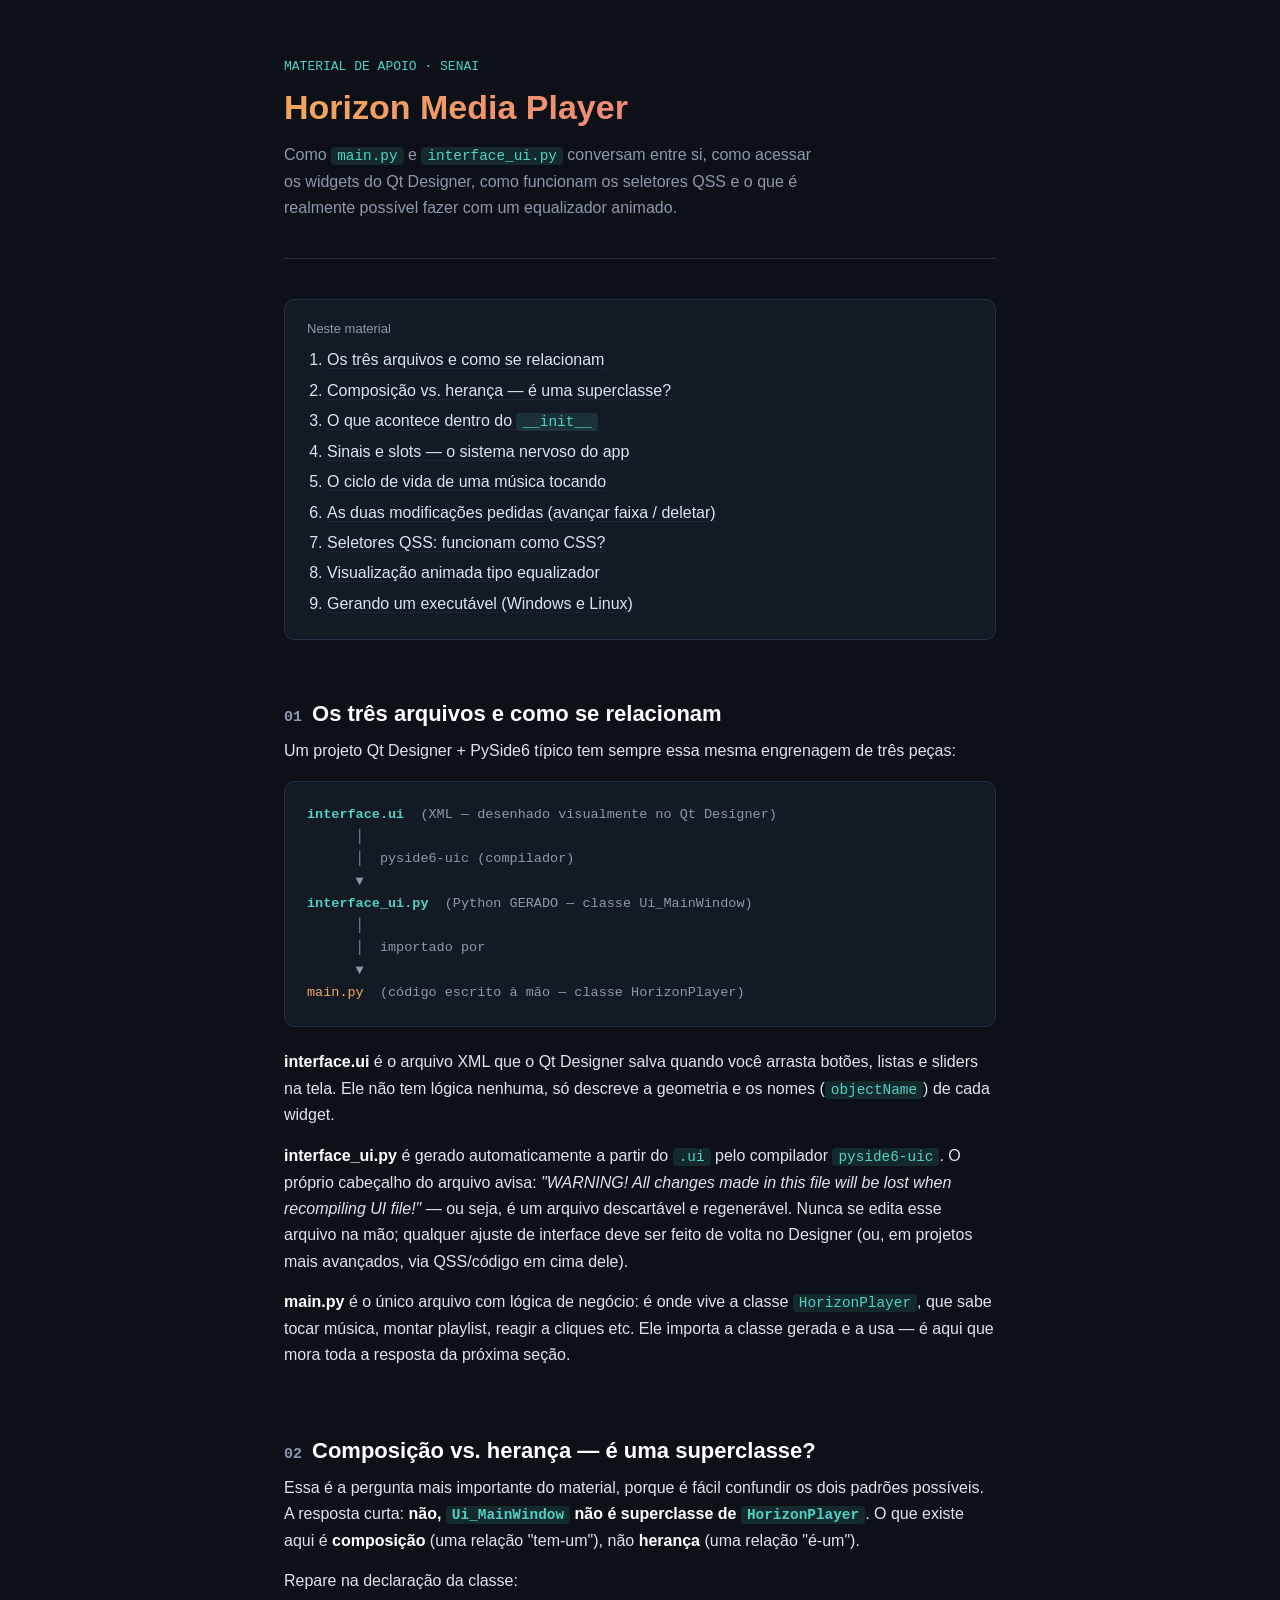
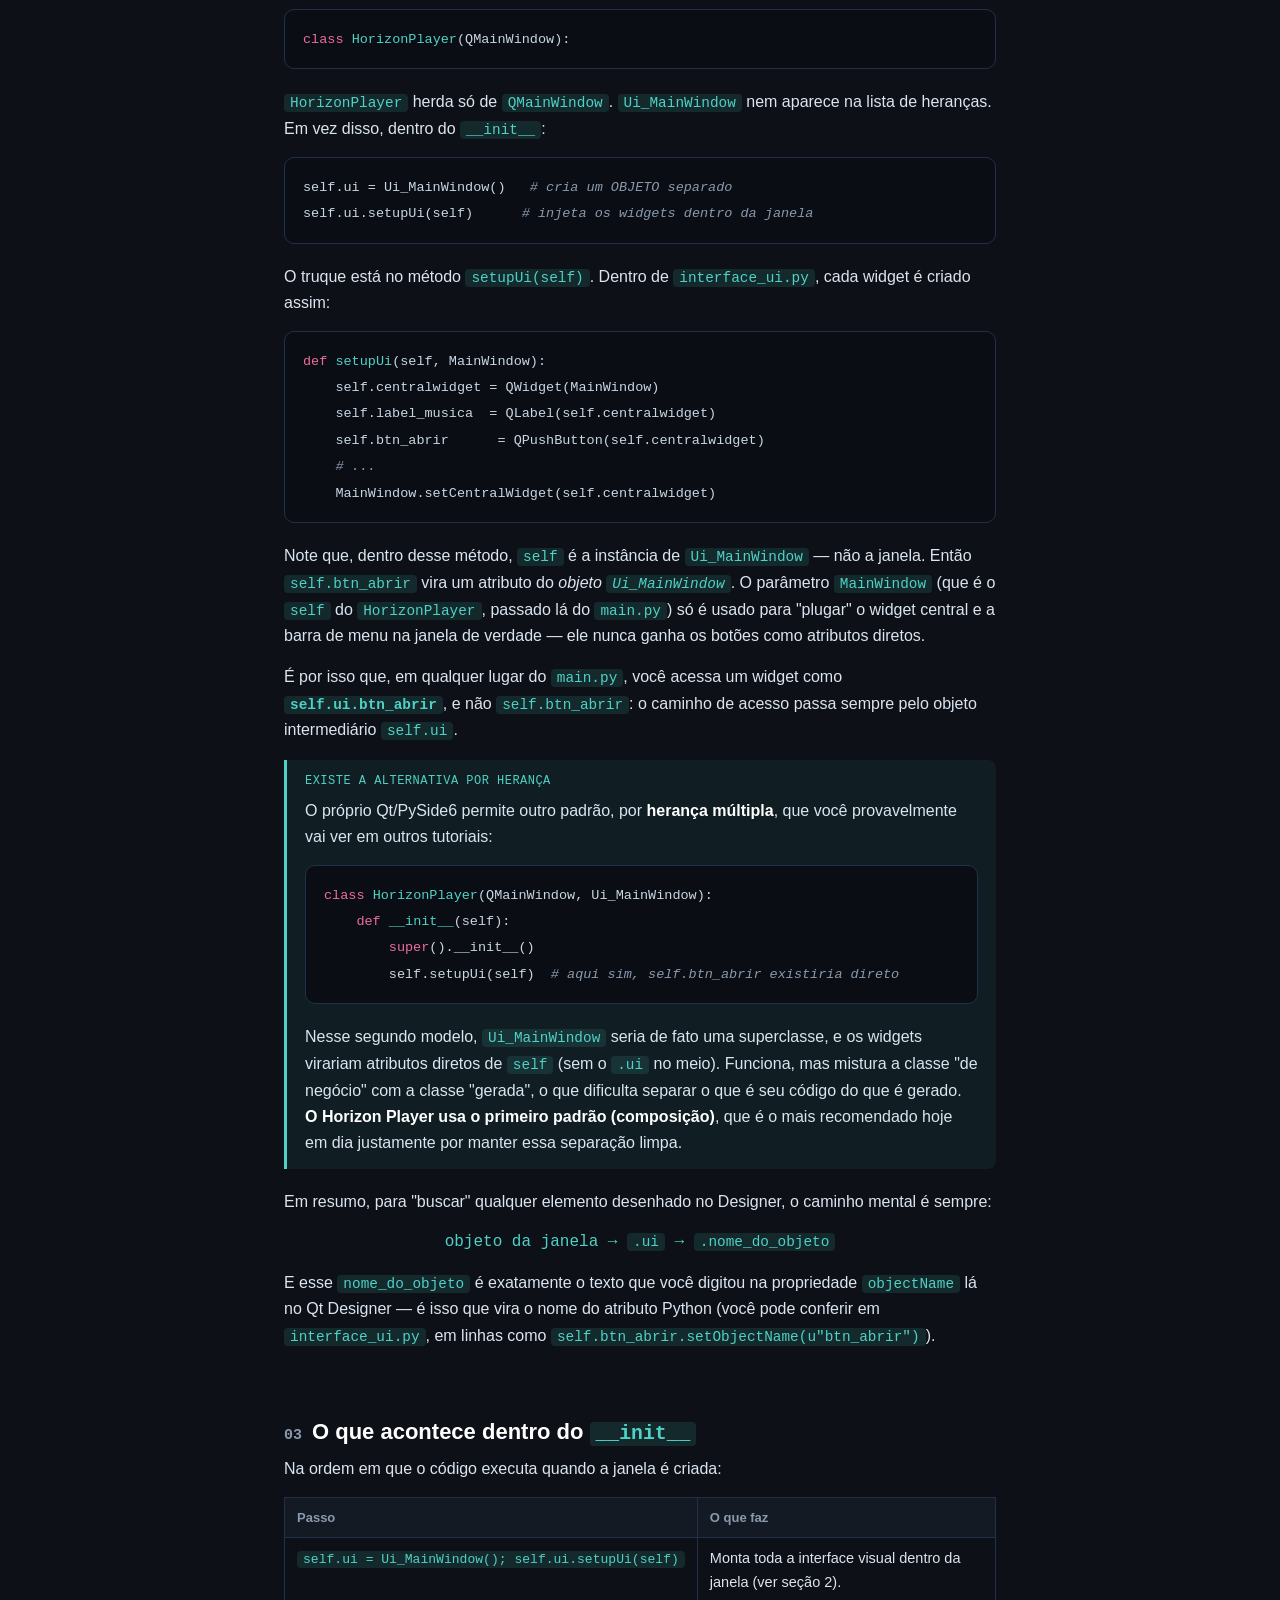
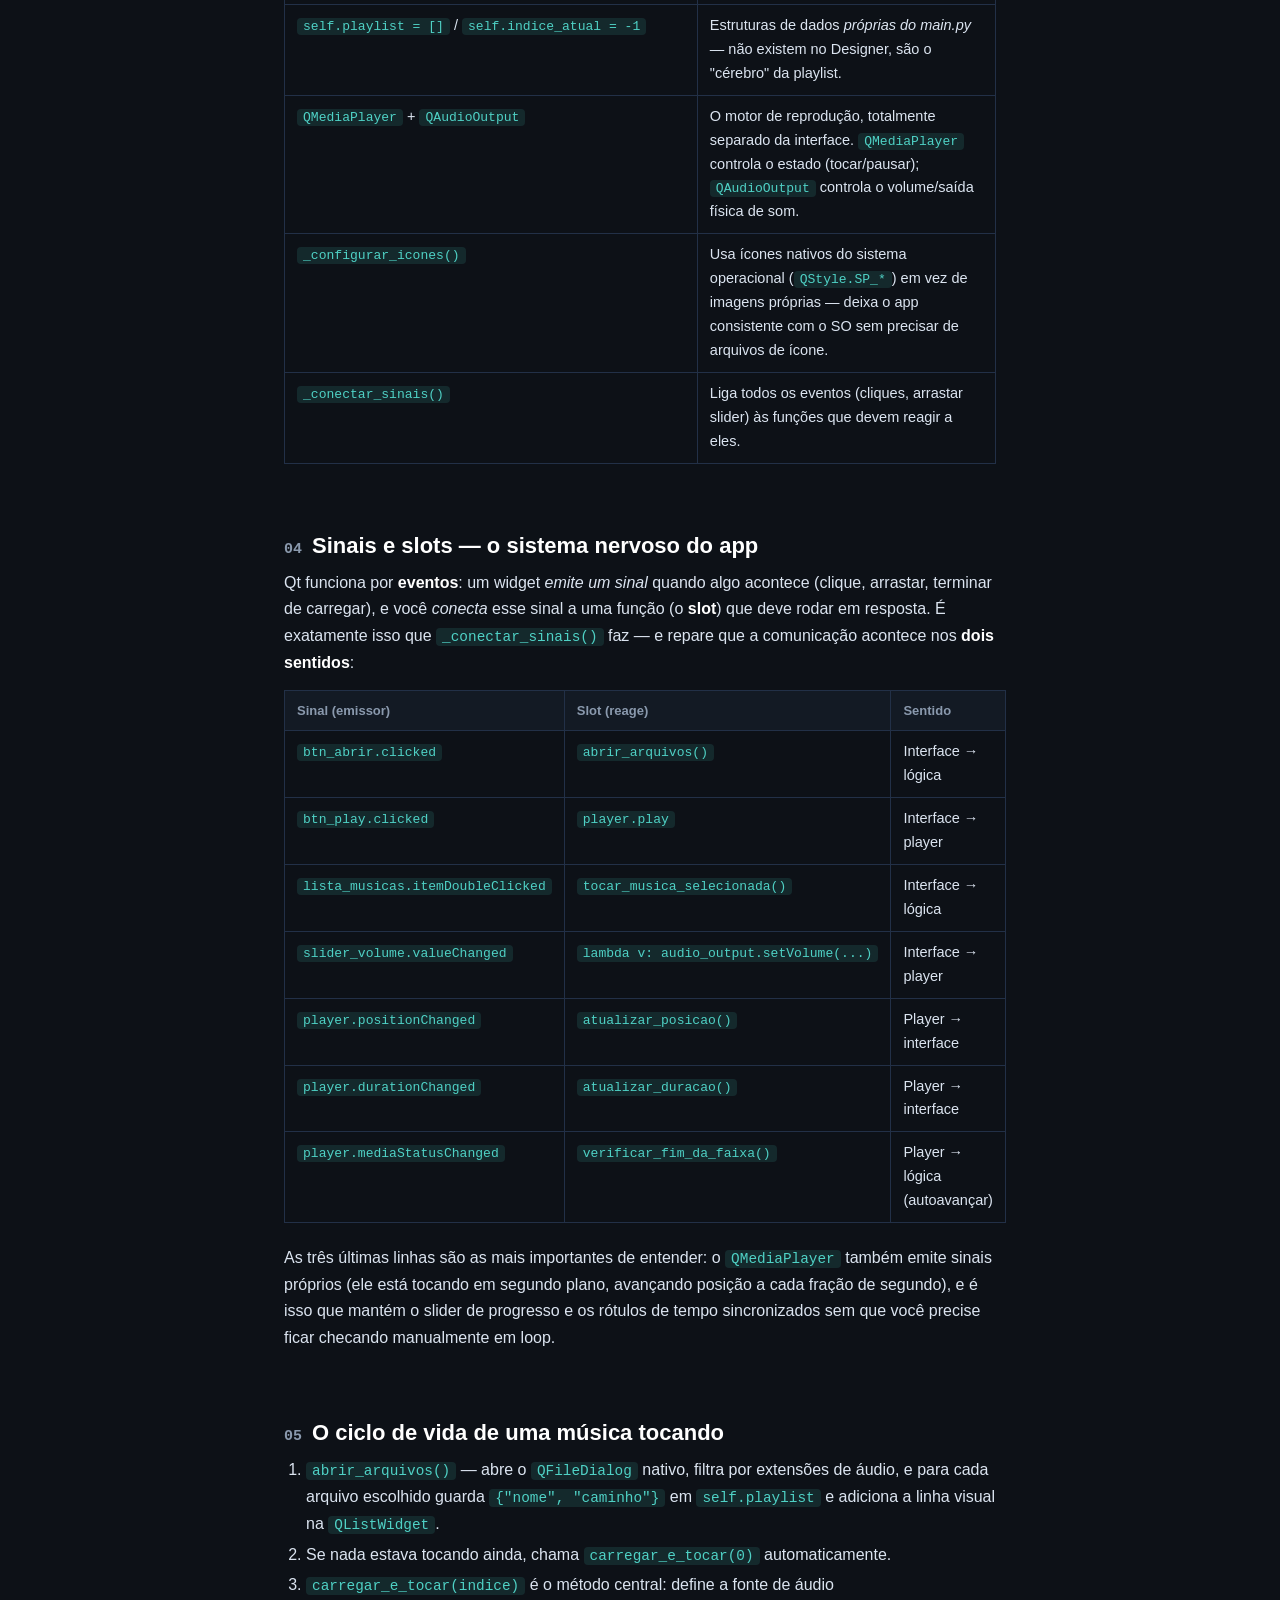
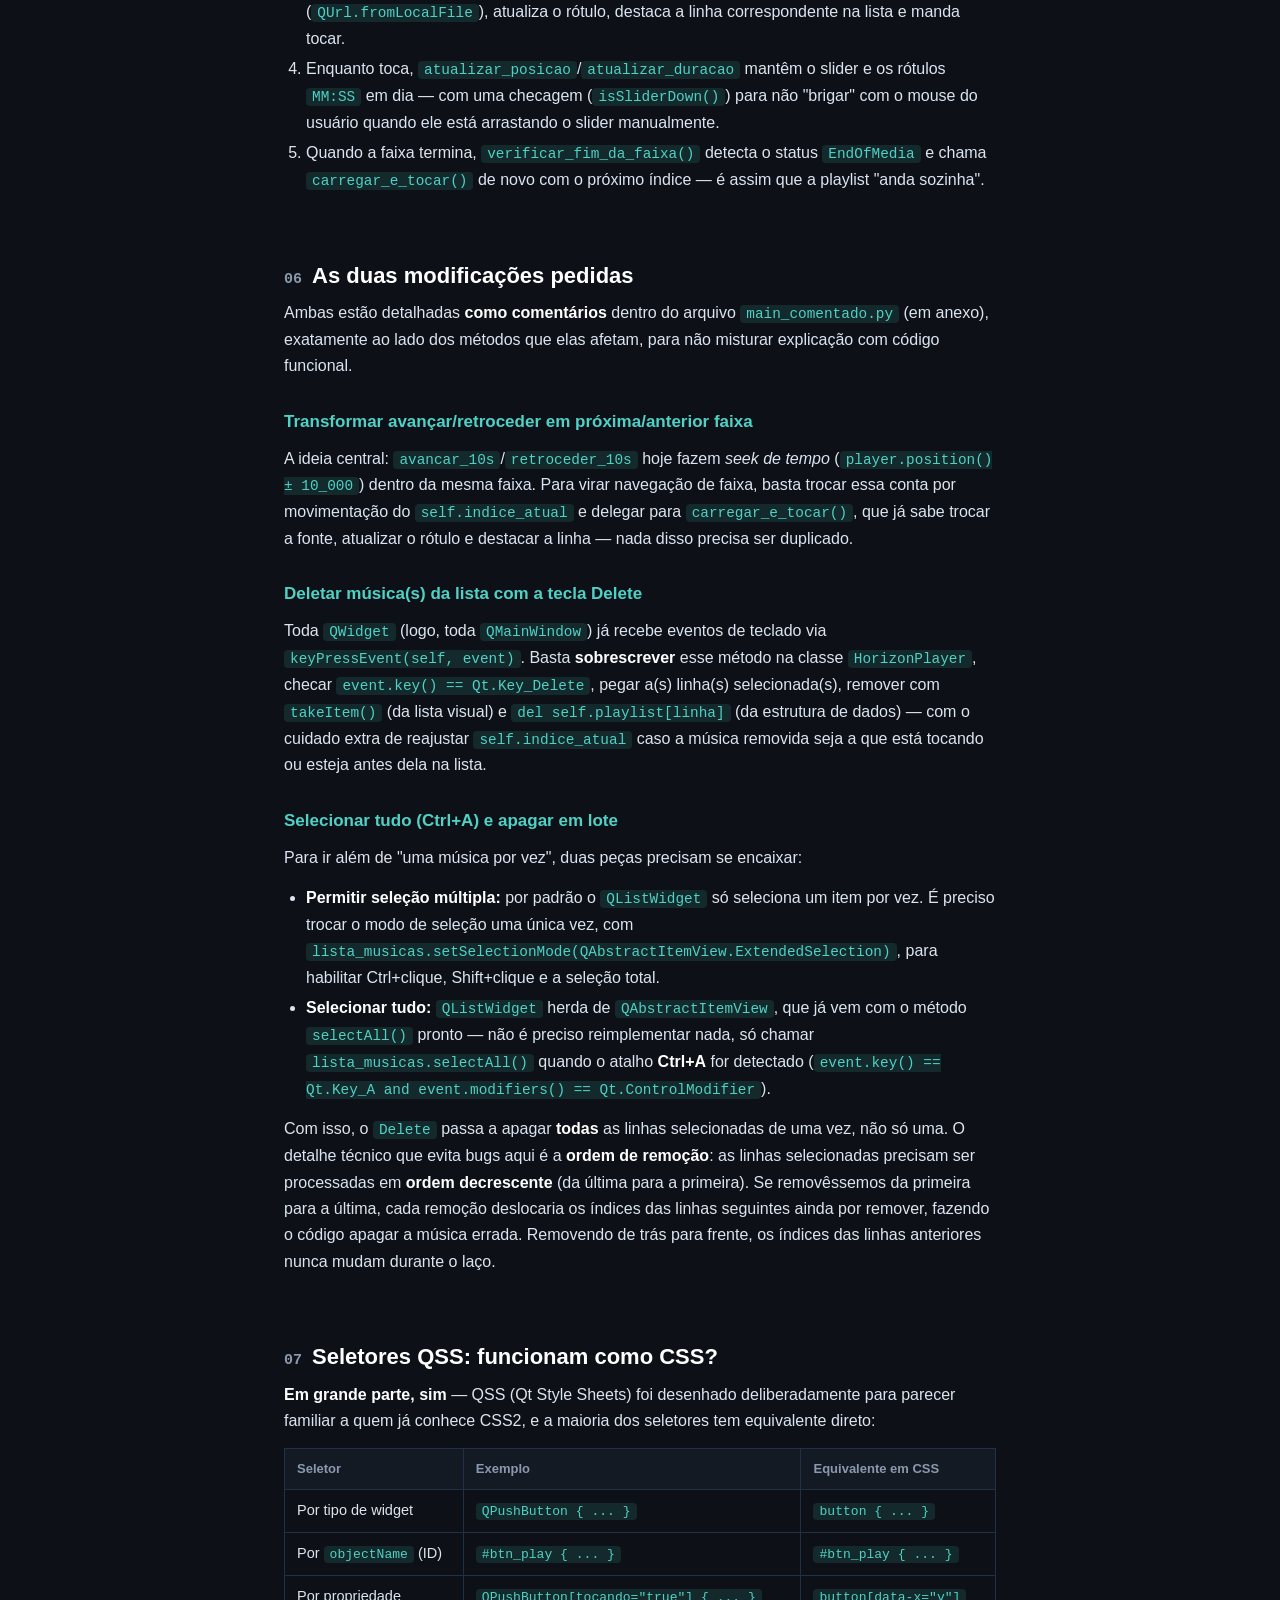
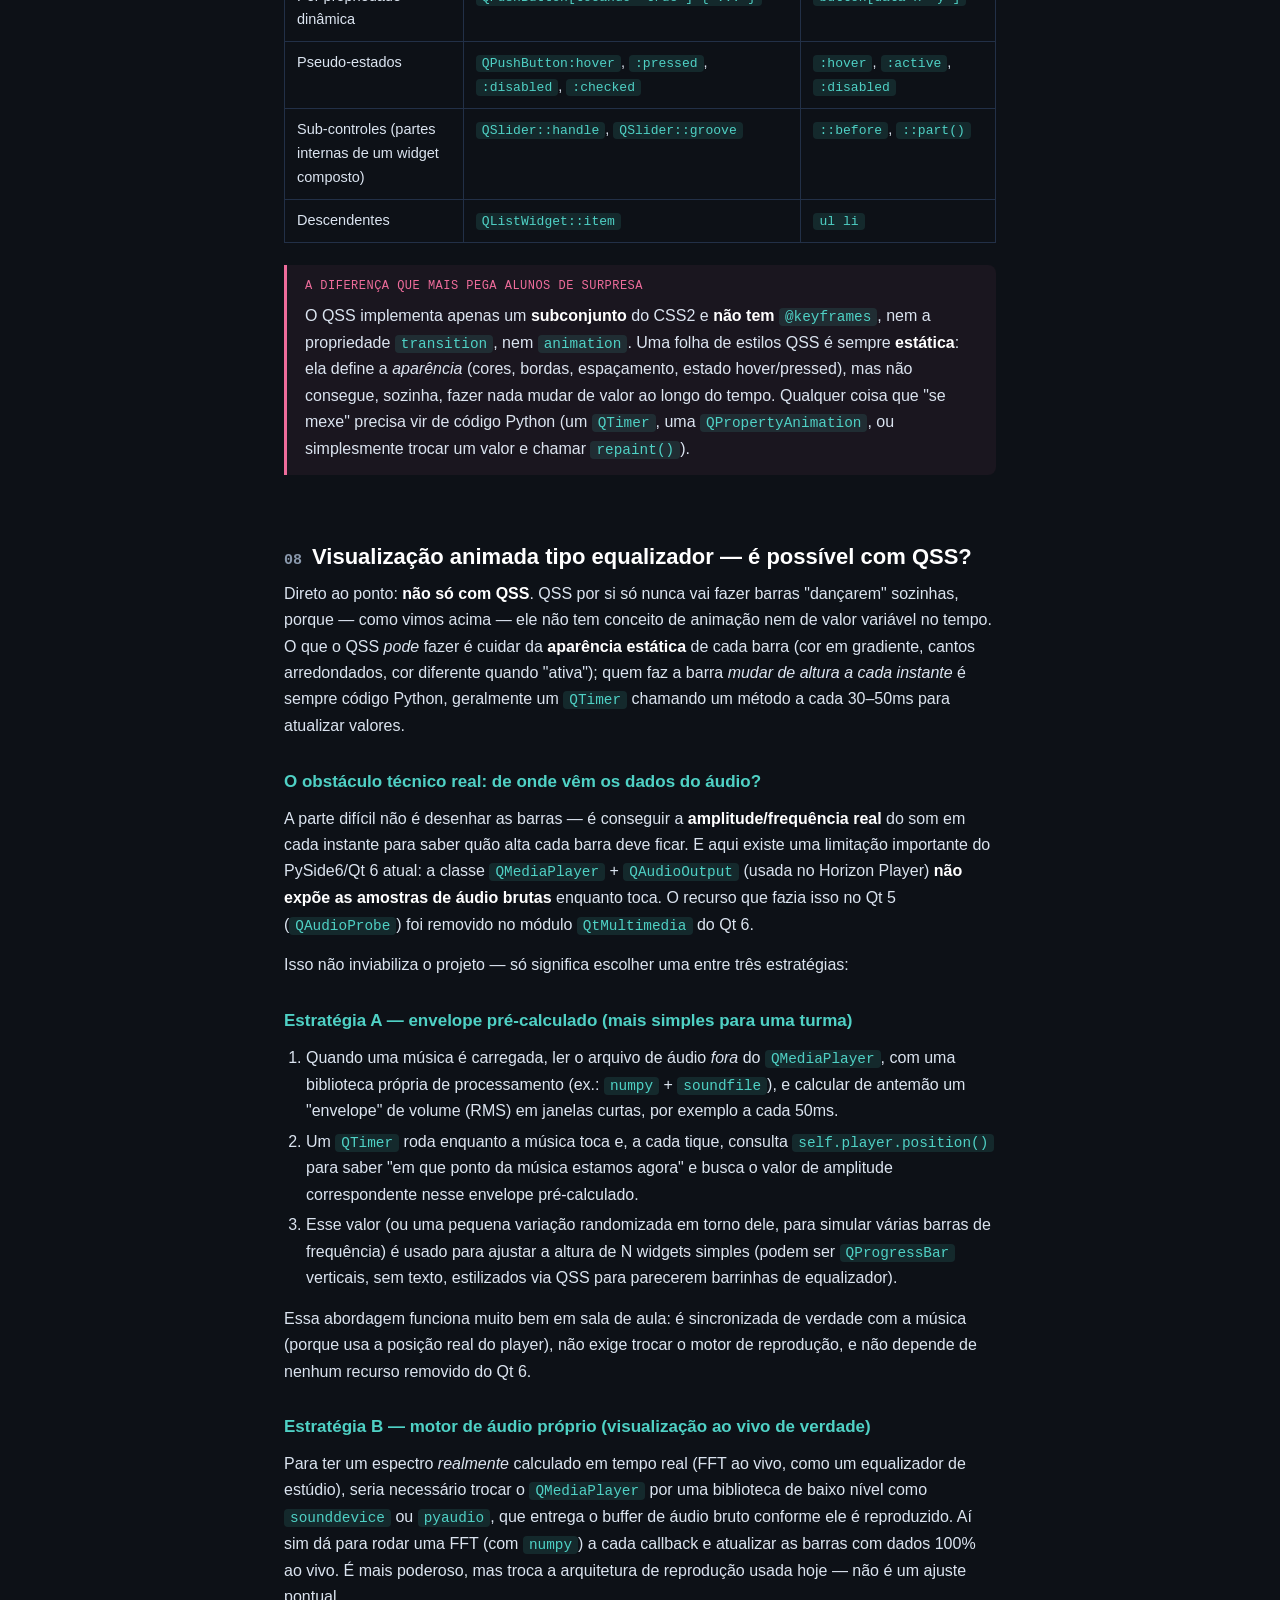
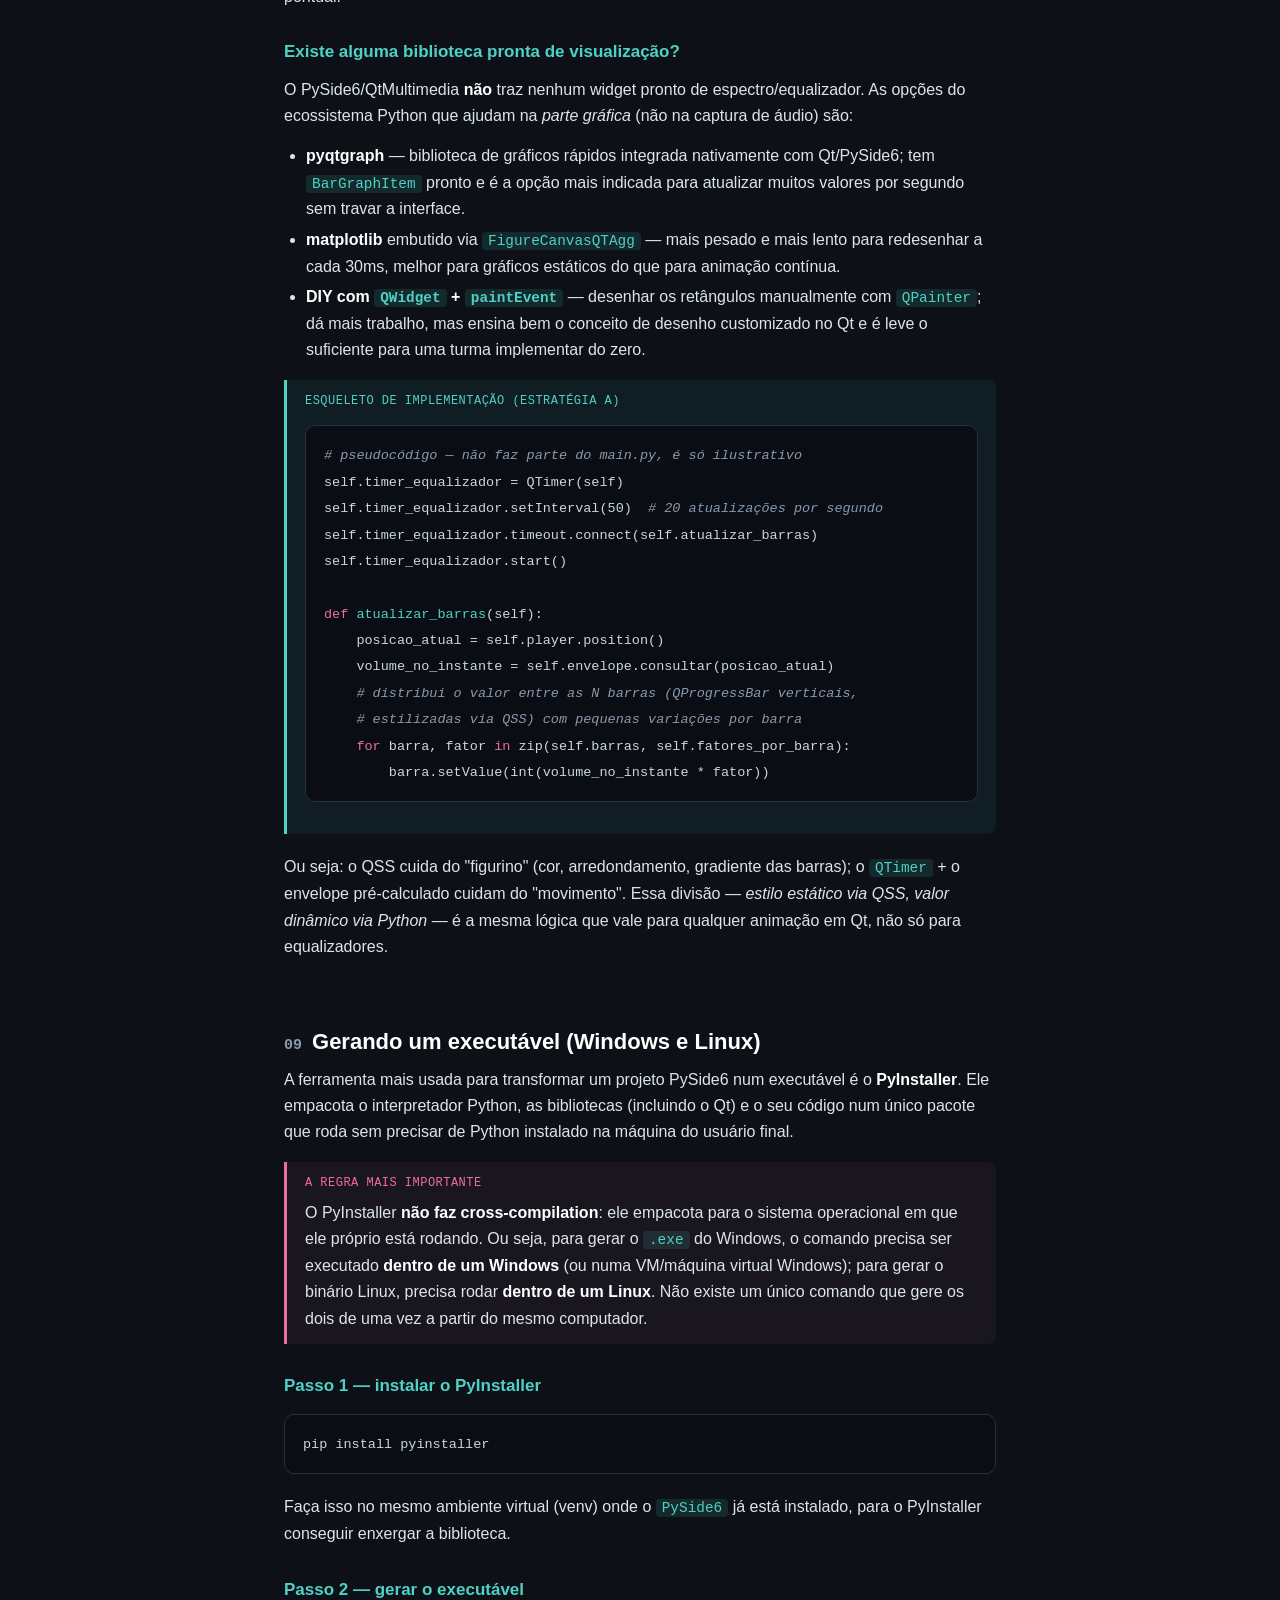
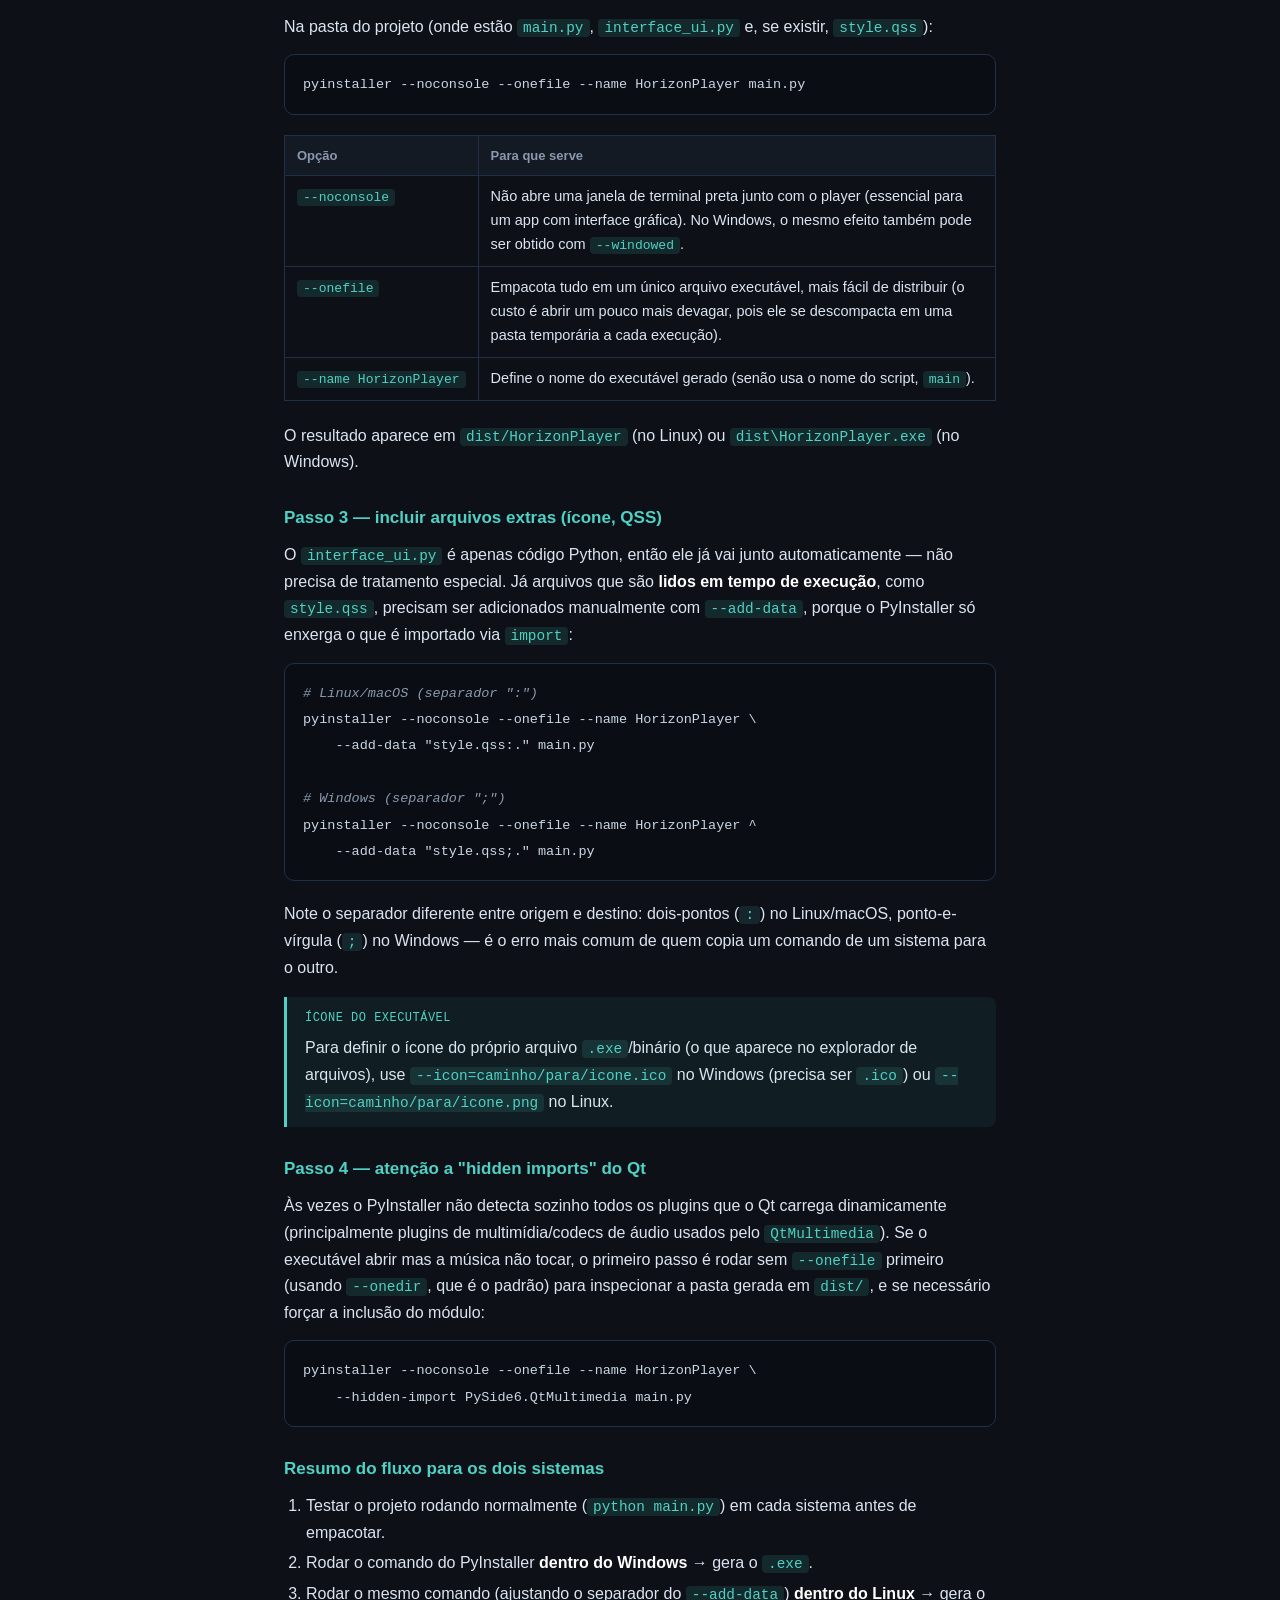
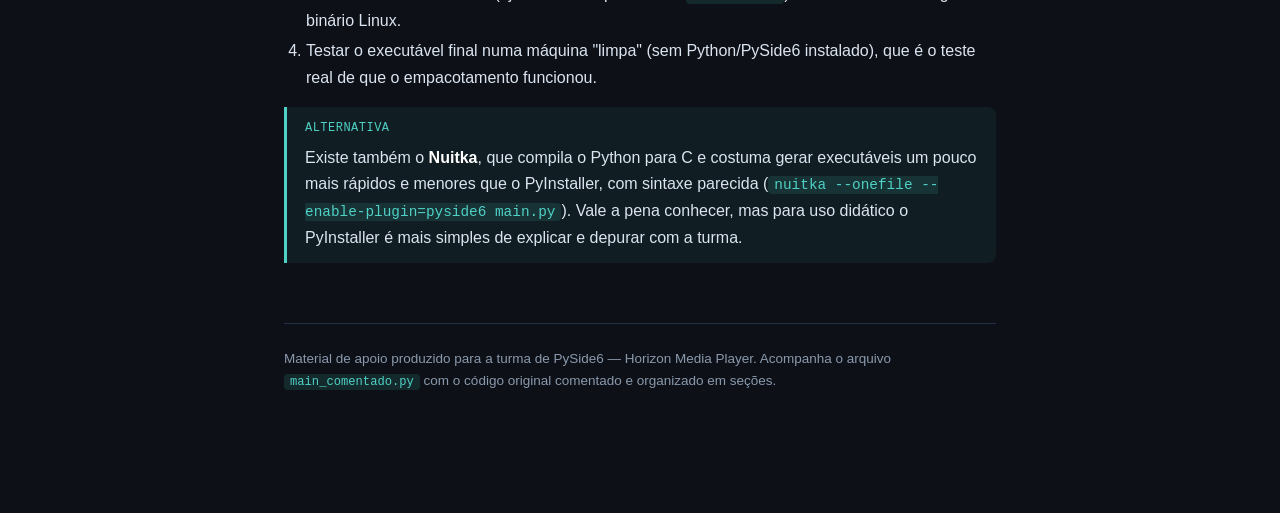
<file: PYSIDE6/HORIZON_PLAYER/roteiro/material_horizon_player.html>
<!DOCTYPE html>
<html lang="pt-BR">
<head>
<meta charset="UTF-8">
<title>Horizon Player — Como o código funciona</title>
<style>
  :root{
    --bg: #0d1117;
    --bg-panel: #131a24;
    --bg-code: #0a0e14;
    --border: #223047;
    --text: #dbe4f0;
    --text-dim: #8a99ad;
    --amber: #f2a65a;
    --pink: #ee6c9b;
    --teal: #4fd1c5;
    --mono: "SFMono-Regular", Consolas, "Liberation Mono", Menlo, monospace;
    --sans: -apple-system, "Segoe UI", Roboto, Helvetica, Arial, sans-serif;
  }
  *{box-sizing:border-box;}
  html,body{margin:0;padding:0;}
  body{
    background:var(--bg);
    color:var(--text);
    font-family:var(--sans);
    line-height:1.65;
    font-size:16px;
  }
  .wrap{max-width:760px;margin:0 auto;padding:56px 24px 120px;}

  header.hero{
    padding-bottom:36px;
    margin-bottom:40px;
    border-bottom:1px solid var(--border);
  }
  header.hero .kicker{
    font-family:var(--mono);
    font-size:13px;
    color:var(--teal);
    margin-bottom:10px;
  }
  header.hero h1{
    font-size:34px;
    line-height:1.2;
    margin:0 0 14px;
    background:linear-gradient(90deg,var(--amber),var(--pink));
    -webkit-background-clip:text;
    background-clip:text;
    color:transparent;
  }
  header.hero p{color:var(--text-dim);max-width:60ch;margin:0;}

  nav.toc{
    background:var(--bg-panel);
    border:1px solid var(--border);
    border-radius:10px;
    padding:18px 22px;
    margin-bottom:48px;
  }
  nav.toc div.label{font-size:13px;color:var(--text-dim);margin-bottom:8px;}
  nav.toc ol{margin:0;padding-left:20px;}
  nav.toc li{margin:4px 0;}
  nav.toc a{color:var(--text);text-decoration:none;border-bottom:1px dotted var(--border);}
  nav.toc a:hover{color:var(--teal);border-color:var(--teal);}

  section{margin-bottom:56px;}
  h2{
    font-size:22px;
    margin:0 0 6px;
    padding-top:8px;
    color:#fff;
  }
  h2 .num{color:var(--text-dim);font-family:var(--mono);font-size:15px;margin-right:10px;}
  h3{font-size:17px;color:var(--teal);margin:28px 0 10px;}
  p{margin:0 0 14px;}
  ul,ol{padding-left:22px;margin:0 0 14px;}
  li{margin:4px 0;}
  strong{color:#fff;}
  code{
    font-family:var(--mono);
    background:rgba(79,209,197,0.12);
    color:var(--teal);
    padding:1px 6px;
    border-radius:4px;
    font-size:0.9em;
  }
  pre{
    background:var(--bg-code);
    border:1px solid var(--border);
    border-radius:10px;
    padding:16px 18px;
    overflow-x:auto;
    margin:14px 0 20px;
  }
  pre code{
    background:none;
    color:#c9d6e3;
    padding:0;
    font-size:13.5px;
    line-height:1.55;
  }
  .kw{color:var(--pink);}
  .fn{color:var(--teal);}
  .cm{color:var(--text-dim);font-style:italic;}
  .str{color:var(--amber);}

  .callout{
    border-left:3px solid var(--teal);
    background:rgba(79,209,197,0.06);
    padding:12px 18px;
    border-radius:0 8px 8px 0;
    margin:16px 0 20px;
  }
  .callout.warn{border-left-color:var(--pink);background:rgba(238,108,155,0.06);}
  .callout p:last-child{margin-bottom:0;}
  .callout .tag{
    font-family:var(--mono);
    font-size:12px;
    text-transform:uppercase;
    letter-spacing:0.04em;
    color:var(--teal);
    display:block;margin-bottom:6px;
  }
  .callout.warn .tag{color:var(--pink);}

  table{border-collapse:collapse;width:100%;margin:14px 0 22px;font-size:14.5px;}
  th,td{border:1px solid var(--border);padding:9px 12px;text-align:left;vertical-align:top;}
  th{background:var(--bg-panel);color:var(--text-dim);font-weight:600;font-size:13px;}
  td code{white-space:nowrap;}

  .diagram{
    background:var(--bg-panel);
    border:1px solid var(--border);
    border-radius:10px;
    padding:22px;
    margin:16px 0 22px;
    font-family:var(--mono);
    font-size:13.5px;
    color:var(--text-dim);
    white-space:pre;
    overflow-x:auto;
  }
  .diagram b{color:var(--teal);}
  .diagram i{color:var(--amber);font-style:normal;}

  footer{
    margin-top:60px;
    padding-top:24px;
    border-top:1px solid var(--border);
    color:var(--text-dim);
    font-size:13.5px;
  }
</style>
</head>
<body>
<div class="wrap">

<header class="hero">
  <div class="kicker">MATERIAL DE APOIO · SENAI</div>
  <h1>Horizon Media Player</h1>
  <p>Como <code>main.py</code> e <code>interface_ui.py</code> conversam entre si, como acessar os widgets do Qt Designer, como funcionam os seletores QSS e o que é realmente possível fazer com um equalizador animado.</p>
</header>

<nav class="toc">
  <div class="label">Neste material</div>
  <ol>
    <li><a href="#arq">Os três arquivos e como se relacionam</a></li>
    <li><a href="#composicao">Composição vs. herança — é uma superclasse?</a></li>
    <li><a href="#init">O que acontece dentro do <code>__init__</code></a></li>
    <li><a href="#sinais">Sinais e slots — o sistema nervoso do app</a></li>
    <li><a href="#fluxo">O ciclo de vida de uma música tocando</a></li>
    <li><a href="#mods">As duas modificações pedidas (avançar faixa / deletar)</a></li>
    <li><a href="#qss">Seletores QSS: funcionam como CSS?</a></li>
    <li><a href="#eq">Visualização animada tipo equalizador</a></li>
    <li><a href="#exe">Gerando um executável (Windows e Linux)</a></li>
  </ol>
</nav>

<section id="arq">
  <h2><span class="num">01</span>Os três arquivos e como se relacionam</h2>
  <p>Um projeto Qt Designer + PySide6 típico tem sempre essa mesma engrenagem de três peças:</p>

  <div class="diagram"><b>interface.ui</b>  (XML — desenhado visualmente no Qt Designer)
      │
      │  pyside6-uic (compilador)
      ▼
<b>interface_ui.py</b>  (Python GERADO — classe Ui_MainWindow)
      │
      │  importado por
      ▼
<i>main.py</i>  (código escrito à mão — classe HorizonPlayer)</div>

  <p><strong>interface.ui</strong> é o arquivo XML que o Qt Designer salva quando você arrasta botões, listas e sliders na tela. Ele não tem lógica nenhuma, só descreve a geometria e os nomes (<code>objectName</code>) de cada widget.</p>

  <p><strong>interface_ui.py</strong> é gerado automaticamente a partir do <code>.ui</code> pelo compilador <code>pyside6-uic</code>. O próprio cabeçalho do arquivo avisa: <em>"WARNING! All changes made in this file will be lost when recompiling UI file!"</em> — ou seja, é um arquivo descartável e regenerável. Nunca se edita esse arquivo na mão; qualquer ajuste de interface deve ser feito de volta no Designer (ou, em projetos mais avançados, via QSS/código em cima dele).</p>

  <p><strong>main.py</strong> é o único arquivo com lógica de negócio: é onde vive a classe <code>HorizonPlayer</code>, que sabe tocar música, montar playlist, reagir a cliques etc. Ele importa a classe gerada e a usa — é aqui que mora toda a resposta da próxima seção.</p>
</section>

<section id="composicao">
  <h2><span class="num">02</span>Composição vs. herança — é uma superclasse?</h2>

  <p>Essa é a pergunta mais importante do material, porque é fácil confundir os dois padrões possíveis. A resposta curta: <strong>não, <code>Ui_MainWindow</code> não é superclasse de <code>HorizonPlayer</code></strong>. O que existe aqui é <strong>composição</strong> (uma relação "tem-um"), não <strong>herança</strong> (uma relação "é-um").</p>

  <p>Repare na declaração da classe:</p>
  <pre><code><span class="kw">class</span> <span class="fn">HorizonPlayer</span>(QMainWindow):</code></pre>
  <p><code>HorizonPlayer</code> herda só de <code>QMainWindow</code>. <code>Ui_MainWindow</code> nem aparece na lista de heranças. Em vez disso, dentro do <code>__init__</code>:</p>
  <pre><code>self.ui = Ui_MainWindow()   <span class="cm"># cria um OBJETO separado</span>
self.ui.setupUi(self)      <span class="cm"># injeta os widgets dentro da janela</span></code></pre>

  <p>O truque está no método <code>setupUi(self)</code>. Dentro de <code>interface_ui.py</code>, cada widget é criado assim:</p>
  <pre><code><span class="kw">def</span> <span class="fn">setupUi</span>(self, MainWindow):
    self.centralwidget = QWidget(MainWindow)
    self.label_musica  = QLabel(self.centralwidget)
    self.btn_abrir      = QPushButton(self.centralwidget)
    <span class="cm"># ...</span>
    MainWindow.setCentralWidget(self.centralwidget)</code></pre>

  <p>Note que, dentro desse método, <code>self</code> é a instância de <code>Ui_MainWindow</code> — não a janela. Então <code>self.btn_abrir</code> vira um atributo do <em>objeto <code>Ui_MainWindow</code></em>. O parâmetro <code>MainWindow</code> (que é o <code>self</code> do <code>HorizonPlayer</code>, passado lá do <code>main.py</code>) só é usado para "plugar" o widget central e a barra de menu na janela de verdade — ele nunca ganha os botões como atributos diretos.</p>

  <p>É por isso que, em qualquer lugar do <code>main.py</code>, você acessa um widget como <strong><code>self.ui.btn_abrir</code></strong>, e não <code>self.btn_abrir</code>: o caminho de acesso passa sempre pelo objeto intermediário <code>self.ui</code>.</p>

  <div class="callout">
    <span class="tag">Existe a alternativa por herança</span>
    <p>O próprio Qt/PySide6 permite outro padrão, por <strong>herança múltipla</strong>, que você provavelmente vai ver em outros tutoriais:</p>
    <pre style="margin-top:10px"><code><span class="kw">class</span> <span class="fn">HorizonPlayer</span>(QMainWindow, Ui_MainWindow):
    <span class="kw">def</span> <span class="fn">__init__</span>(self):
        <span class="kw">super</span>().__init__()
        self.setupUi(self)  <span class="cm"># aqui sim, self.btn_abrir existiria direto</span></code></pre>
    <p>Nesse segundo modelo, <code>Ui_MainWindow</code> seria de fato uma superclasse, e os widgets virariam atributos diretos de <code>self</code> (sem o <code>.ui</code> no meio). Funciona, mas mistura a classe "de negócio" com a classe "gerada", o que dificulta separar o que é seu código do que é gerado. <strong>O Horizon Player usa o primeiro padrão (composição)</strong>, que é o mais recomendado hoje em dia justamente por manter essa separação limpa.</p>
  </div>

  <p>Em resumo, para "buscar" qualquer elemento desenhado no Designer, o caminho mental é sempre:</p>
  <p style="text-align:center;font-family:var(--mono);color:var(--teal);">objeto da janela → <code>.ui</code> → <code>.nome_do_objeto</code></p>
  <p>E esse <code>nome_do_objeto</code> é exatamente o texto que você digitou na propriedade <code>objectName</code> lá no Qt Designer — é isso que vira o nome do atributo Python (você pode conferir em <code>interface_ui.py</code>, em linhas como <code>self.btn_abrir.setObjectName(u"btn_abrir")</code>).</p>
</section>

<section id="init">
  <h2><span class="num">03</span>O que acontece dentro do <code>__init__</code></h2>
  <p>Na ordem em que o código executa quando a janela é criada:</p>
  <table>
    <tr><th>Passo</th><th>O que faz</th></tr>
    <tr><td><code>self.ui = Ui_MainWindow(); self.ui.setupUi(self)</code></td><td>Monta toda a interface visual dentro da janela (ver seção 2).</td></tr>
    <tr><td><code>self.playlist = []</code> / <code>self.indice_atual = -1</code></td><td>Estruturas de dados <em>próprias do main.py</em> — não existem no Designer, são o "cérebro" da playlist.</td></tr>
    <tr><td><code>QMediaPlayer</code> + <code>QAudioOutput</code></td><td>O motor de reprodução, totalmente separado da interface. <code>QMediaPlayer</code> controla o estado (tocar/pausar); <code>QAudioOutput</code> controla o volume/saída física de som.</td></tr>
    <tr><td><code>_configurar_icones()</code></td><td>Usa ícones nativos do sistema operacional (<code>QStyle.SP_*</code>) em vez de imagens próprias — deixa o app consistente com o SO sem precisar de arquivos de ícone.</td></tr>
    <tr><td><code>_conectar_sinais()</code></td><td>Liga todos os eventos (cliques, arrastar slider) às funções que devem reagir a eles.</td></tr>
  </table>
</section>

<section id="sinais">
  <h2><span class="num">04</span>Sinais e slots — o sistema nervoso do app</h2>
  <p>Qt funciona por <strong>eventos</strong>: um widget <em>emite um sinal</em> quando algo acontece (clique, arrastar, terminar de carregar), e você <em>conecta</em> esse sinal a uma função (o <strong>slot</strong>) que deve rodar em resposta. É exatamente isso que <code>_conectar_sinais()</code> faz — e repare que a comunicação acontece nos <strong>dois sentidos</strong>:</p>
  <table>
    <tr><th>Sinal (emissor)</th><th>Slot (reage)</th><th>Sentido</th></tr>
    <tr><td><code>btn_abrir.clicked</code></td><td><code>abrir_arquivos()</code></td><td>Interface → lógica</td></tr>
    <tr><td><code>btn_play.clicked</code></td><td><code>player.play</code></td><td>Interface → player</td></tr>
    <tr><td><code>lista_musicas.itemDoubleClicked</code></td><td><code>tocar_musica_selecionada()</code></td><td>Interface → lógica</td></tr>
    <tr><td><code>slider_volume.valueChanged</code></td><td><code>lambda v: audio_output.setVolume(...)</code></td><td>Interface → player</td></tr>
    <tr><td><code>player.positionChanged</code></td><td><code>atualizar_posicao()</code></td><td>Player → interface</td></tr>
    <tr><td><code>player.durationChanged</code></td><td><code>atualizar_duracao()</code></td><td>Player → interface</td></tr>
    <tr><td><code>player.mediaStatusChanged</code></td><td><code>verificar_fim_da_faixa()</code></td><td>Player → lógica (autoavançar)</td></tr>
  </table>
  <p>As três últimas linhas são as mais importantes de entender: o <code>QMediaPlayer</code> também emite sinais próprios (ele está tocando em segundo plano, avançando posição a cada fração de segundo), e é isso que mantém o slider de progresso e os rótulos de tempo sincronizados sem que você precise ficar checando manualmente em loop.</p>
</section>

<section id="fluxo">
  <h2><span class="num">05</span>O ciclo de vida de uma música tocando</h2>
  <ol>
    <li><code>abrir_arquivos()</code> — abre o <code>QFileDialog</code> nativo, filtra por extensões de áudio, e para cada arquivo escolhido guarda <code>{"nome", "caminho"}</code> em <code>self.playlist</code> e adiciona a linha visual na <code>QListWidget</code>.</li>
    <li>Se nada estava tocando ainda, chama <code>carregar_e_tocar(0)</code> automaticamente.</li>
    <li><code>carregar_e_tocar(indice)</code> é o método central: define a fonte de áudio (<code>QUrl.fromLocalFile</code>), atualiza o rótulo, destaca a linha correspondente na lista e manda tocar.</li>
    <li>Enquanto toca, <code>atualizar_posicao</code>/<code>atualizar_duracao</code> mantêm o slider e os rótulos <code>MM:SS</code> em dia — com uma checagem (<code>isSliderDown()</code>) para não "brigar" com o mouse do usuário quando ele está arrastando o slider manualmente.</li>
    <li>Quando a faixa termina, <code>verificar_fim_da_faixa()</code> detecta o status <code>EndOfMedia</code> e chama <code>carregar_e_tocar()</code> de novo com o próximo índice — é assim que a playlist "anda sozinha".</li>
  </ol>
</section>

<section id="mods">
  <h2><span class="num">06</span>As duas modificações pedidas</h2>
  <p>Ambas estão detalhadas <strong>como comentários</strong> dentro do arquivo <code>main_comentado.py</code> (em anexo), exatamente ao lado dos métodos que elas afetam, para não misturar explicação com código funcional.</p>

  <h3>Transformar avançar/retroceder em próxima/anterior faixa</h3>
  <p>A ideia central: <code>avancar_10s</code>/<code>retroceder_10s</code> hoje fazem <em>seek de tempo</em> (<code>player.position() ± 10_000</code>) dentro da mesma faixa. Para virar navegação de faixa, basta trocar essa conta por movimentação do <code>self.indice_atual</code> e delegar para <code>carregar_e_tocar()</code>, que já sabe trocar a fonte, atualizar o rótulo e destacar a linha — nada disso precisa ser duplicado.</p>

  <h3>Deletar música(s) da lista com a tecla Delete</h3>
  <p>Toda <code>QWidget</code> (logo, toda <code>QMainWindow</code>) já recebe eventos de teclado via <code>keyPressEvent(self, event)</code>. Basta <strong>sobrescrever</strong> esse método na classe <code>HorizonPlayer</code>, checar <code>event.key() == Qt.Key_Delete</code>, pegar a(s) linha(s) selecionada(s), remover com <code>takeItem()</code> (da lista visual) e <code>del self.playlist[linha]</code> (da estrutura de dados) — com o cuidado extra de reajustar <code>self.indice_atual</code> caso a música removida seja a que está tocando ou esteja antes dela na lista.</p>

  <h3>Selecionar tudo (Ctrl+A) e apagar em lote</h3>
  <p>Para ir além de "uma música por vez", duas peças precisam se encaixar:</p>
  <ul>
    <li><strong>Permitir seleção múltipla:</strong> por padrão o <code>QListWidget</code> só seleciona um item por vez. É preciso trocar o modo de seleção uma única vez, com <code>lista_musicas.setSelectionMode(QAbstractItemView.ExtendedSelection)</code>, para habilitar Ctrl+clique, Shift+clique e a seleção total.</li>
    <li><strong>Selecionar tudo:</strong> <code>QListWidget</code> herda de <code>QAbstractItemView</code>, que já vem com o método <code>selectAll()</code> pronto — não é preciso reimplementar nada, só chamar <code>lista_musicas.selectAll()</code> quando o atalho <strong>Ctrl+A</strong> for detectado (<code>event.key() == Qt.Key_A and event.modifiers() == Qt.ControlModifier</code>).</li>
  </ul>
  <p>Com isso, o <code>Delete</code> passa a apagar <strong>todas</strong> as linhas selecionadas de uma vez, não só uma. O detalhe técnico que evita bugs aqui é a <strong>ordem de remoção</strong>: as linhas selecionadas precisam ser processadas em <strong>ordem decrescente</strong> (da última para a primeira). Se removêssemos da primeira para a última, cada remoção deslocaria os índices das linhas seguintes ainda por remover, fazendo o código apagar a música errada. Removendo de trás para frente, os índices das linhas anteriores nunca mudam durante o laço.</p>
</section>

<section id="qss">
  <h2><span class="num">07</span>Seletores QSS: funcionam como CSS?</h2>
  <p><strong>Em grande parte, sim</strong> — QSS (Qt Style Sheets) foi desenhado deliberadamente para parecer familiar a quem já conhece CSS2, e a maioria dos seletores tem equivalente direto:</p>
  <table>
    <tr><th>Seletor</th><th>Exemplo</th><th>Equivalente em CSS</th></tr>
    <tr><td>Por tipo de widget</td><td><code>QPushButton { ... }</code></td><td><code>button { ... }</code></td></tr>
    <tr><td>Por <code>objectName</code> (ID)</td><td><code>#btn_play { ... }</code></td><td><code>#btn_play { ... }</code></td></tr>
    <tr><td>Por propriedade dinâmica</td><td><code>QPushButton[tocando="true"] { ... }</code></td><td><code>button[data-x="y"]</code></td></tr>
    <tr><td>Pseudo-estados</td><td><code>QPushButton:hover</code>, <code>:pressed</code>, <code>:disabled</code>, <code>:checked</code></td><td><code>:hover</code>, <code>:active</code>, <code>:disabled</code></td></tr>
    <tr><td>Sub-controles (partes internas de um widget composto)</td><td><code>QSlider::handle</code>, <code>QSlider::groove</code></td><td><code>::before</code>, <code>::part()</code></td></tr>
    <tr><td>Descendentes</td><td><code>QListWidget::item</code></td><td><code>ul li</code></td></tr>
  </table>

  <div class="callout warn">
    <span class="tag">A diferença que mais pega alunos de surpresa</span>
    <p>O QSS implementa apenas um <strong>subconjunto</strong> do CSS2 e <strong>não tem</strong> <code>@keyframes</code>, nem a propriedade <code>transition</code>, nem <code>animation</code>. Uma folha de estilos QSS é sempre <strong>estática</strong>: ela define a <em>aparência</em> (cores, bordas, espaçamento, estado hover/pressed), mas não consegue, sozinha, fazer nada mudar de valor ao longo do tempo. Qualquer coisa que "se mexe" precisa vir de código Python (um <code>QTimer</code>, uma <code>QPropertyAnimation</code>, ou simplesmente trocar um valor e chamar <code>repaint()</code>).</p>
  </div>
</section>

<section id="eq">
  <h2><span class="num">08</span>Visualização animada tipo equalizador — é possível com QSS?</h2>

  <p>Direto ao ponto: <strong>não só com QSS</strong>. QSS por si só nunca vai fazer barras "dançarem" sozinhas, porque — como vimos acima — ele não tem conceito de animação nem de valor variável no tempo. O que o QSS <em>pode</em> fazer é cuidar da <strong>aparência estática</strong> de cada barra (cor em gradiente, cantos arredondados, cor diferente quando "ativa"); quem faz a barra <em>mudar de altura a cada instante</em> é sempre código Python, geralmente um <code>QTimer</code> chamando um método a cada 30–50ms para atualizar valores.</p>

  <h3>O obstáculo técnico real: de onde vêm os dados do áudio?</h3>
  <p>A parte difícil não é desenhar as barras — é conseguir a <strong>amplitude/frequência real</strong> do som em cada instante para saber quão alta cada barra deve ficar. E aqui existe uma limitação importante do PySide6/Qt 6 atual: a classe <code>QMediaPlayer</code> + <code>QAudioOutput</code> (usada no Horizon Player) <strong>não expõe as amostras de áudio brutas</strong> enquanto toca. O recurso que fazia isso no Qt 5 (<code>QAudioProbe</code>) foi removido no módulo <code>QtMultimedia</code> do Qt 6.</p>

  <p>Isso não inviabiliza o projeto — só significa escolher uma entre três estratégias:</p>

  <h3>Estratégia A — envelope pré-calculado (mais simples para uma turma)</h3>
  <ol>
    <li>Quando uma música é carregada, ler o arquivo de áudio <em>fora</em> do <code>QMediaPlayer</code>, com uma biblioteca própria de processamento (ex.: <code>numpy</code> + <code>soundfile</code>), e calcular de antemão um "envelope" de volume (RMS) em janelas curtas, por exemplo a cada 50ms.</li>
    <li>Um <code>QTimer</code> roda enquanto a música toca e, a cada tique, consulta <code>self.player.position()</code> para saber "em que ponto da música estamos agora" e busca o valor de amplitude correspondente nesse envelope pré-calculado.</li>
    <li>Esse valor (ou uma pequena variação randomizada em torno dele, para simular várias barras de frequência) é usado para ajustar a altura de N widgets simples (podem ser <code>QProgressBar</code> verticais, sem texto, estilizados via QSS para parecerem barrinhas de equalizador).</li>
  </ol>
  <p>Essa abordagem funciona muito bem em sala de aula: é sincronizada de verdade com a música (porque usa a posição real do player), não exige trocar o motor de reprodução, e não depende de nenhum recurso removido do Qt 6.</p>

  <h3>Estratégia B — motor de áudio próprio (visualização ao vivo de verdade)</h3>
  <p>Para ter um espectro <em>realmente</em> calculado em tempo real (FFT ao vivo, como um equalizador de estúdio), seria necessário trocar o <code>QMediaPlayer</code> por uma biblioteca de baixo nível como <code>sounddevice</code> ou <code>pyaudio</code>, que entrega o buffer de áudio bruto conforme ele é reproduzido. Aí sim dá para rodar uma FFT (com <code>numpy</code>) a cada callback e atualizar as barras com dados 100% ao vivo. É mais poderoso, mas troca a arquitetura de reprodução usada hoje — não é um ajuste pontual.</p>

  <h3>Existe alguma biblioteca pronta de visualização?</h3>
  <p>O PySide6/QtMultimedia <strong>não</strong> traz nenhum widget pronto de espectro/equalizador. As opções do ecossistema Python que ajudam na <em>parte gráfica</em> (não na captura de áudio) são:</p>
  <ul>
    <li><strong>pyqtgraph</strong> — biblioteca de gráficos rápidos integrada nativamente com Qt/PySide6; tem <code>BarGraphItem</code> pronto e é a opção mais indicada para atualizar muitos valores por segundo sem travar a interface.</li>
    <li><strong>matplotlib</strong> embutido via <code>FigureCanvasQTAgg</code> — mais pesado e mais lento para redesenhar a cada 30ms, melhor para gráficos estáticos do que para animação contínua.</li>
    <li><strong>DIY com <code>QWidget</code> + <code>paintEvent</code></strong> — desenhar os retângulos manualmente com <code>QPainter</code>; dá mais trabalho, mas ensina bem o conceito de desenho customizado no Qt e é leve o suficiente para uma turma implementar do zero.</li>
  </ul>

  <div class="callout">
    <span class="tag">Esqueleto de implementação (Estratégia A)</span>
    <pre><code><span class="cm"># pseudocódigo — não faz parte do main.py, é só ilustrativo</span>
self.timer_equalizador = QTimer(self)
self.timer_equalizador.setInterval(50)  <span class="cm"># 20 atualizações por segundo</span>
self.timer_equalizador.timeout.connect(self.atualizar_barras)
self.timer_equalizador.start()

<span class="kw">def</span> <span class="fn">atualizar_barras</span>(self):
    posicao_atual = self.player.position()
    volume_no_instante = self.envelope.consultar(posicao_atual)
    <span class="cm"># distribui o valor entre as N barras (QProgressBar verticais,
    # estilizadas via QSS) com pequenas variações por barra</span>
    <span class="kw">for</span> barra, fator <span class="kw">in</span> zip(self.barras, self.fatores_por_barra):
        barra.setValue(int(volume_no_instante * fator))</code></pre>
  </div>

  <p>Ou seja: o QSS cuida do "figurino" (cor, arredondamento, gradiente das barras); o <code>QTimer</code> + o envelope pré-calculado cuidam do "movimento". Essa divisão — <em>estilo estático via QSS, valor dinâmico via Python</em> — é a mesma lógica que vale para qualquer animação em Qt, não só para equalizadores.</p>
</section>

<section id="exe">
  <h2><span class="num">09</span>Gerando um executável (Windows e Linux)</h2>

  <p>A ferramenta mais usada para transformar um projeto PySide6 num executável é o <strong>PyInstaller</strong>. Ele empacota o interpretador Python, as bibliotecas (incluindo o Qt) e o seu código num único pacote que roda sem precisar de Python instalado na máquina do usuário final.</p>

  <div class="callout warn">
    <span class="tag">A regra mais importante</span>
    <p>O PyInstaller <strong>não faz cross-compilation</strong>: ele empacota para o sistema operacional em que ele próprio está rodando. Ou seja, para gerar o <code>.exe</code> do Windows, o comando precisa ser executado <strong>dentro de um Windows</strong> (ou numa VM/máquina virtual Windows); para gerar o binário Linux, precisa rodar <strong>dentro de um Linux</strong>. Não existe um único comando que gere os dois de uma vez a partir do mesmo computador.</p>
  </div>

  <h3>Passo 1 — instalar o PyInstaller</h3>
  <pre><code>pip install pyinstaller</code></pre>
  <p>Faça isso no mesmo ambiente virtual (venv) onde o <code>PySide6</code> já está instalado, para o PyInstaller conseguir enxergar a biblioteca.</p>

  <h3>Passo 2 — gerar o executável</h3>
  <p>Na pasta do projeto (onde estão <code>main.py</code>, <code>interface_ui.py</code> e, se existir, <code>style.qss</code>):</p>
  <pre><code>pyinstaller --noconsole --onefile --name HorizonPlayer main.py</code></pre>
  <table>
    <tr><th>Opção</th><th>Para que serve</th></tr>
    <tr><td><code>--noconsole</code></td><td>Não abre uma janela de terminal preta junto com o player (essencial para um app com interface gráfica). No Windows, o mesmo efeito também pode ser obtido com <code>--windowed</code>.</td></tr>
    <tr><td><code>--onefile</code></td><td>Empacota tudo em um único arquivo executável, mais fácil de distribuir (o custo é abrir um pouco mais devagar, pois ele se descompacta em uma pasta temporária a cada execução).</td></tr>
    <tr><td><code>--name HorizonPlayer</code></td><td>Define o nome do executável gerado (senão usa o nome do script, <code>main</code>).</td></tr>
  </table>

  <p>O resultado aparece em <code>dist/HorizonPlayer</code> (no Linux) ou <code>dist\HorizonPlayer.exe</code> (no Windows).</p>

  <h3>Passo 3 — incluir arquivos extras (ícone, QSS)</h3>
  <p>O <code>interface_ui.py</code> é apenas código Python, então ele já vai junto automaticamente — não precisa de tratamento especial. Já arquivos que são <strong>lidos em tempo de execução</strong>, como <code>style.qss</code>, precisam ser adicionados manualmente com <code>--add-data</code>, porque o PyInstaller só enxerga o que é importado via <code>import</code>:</p>
  <pre><code><span class="cm"># Linux/macOS (separador ":")</span>
pyinstaller --noconsole --onefile --name HorizonPlayer \
    --add-data "style.qss:." main.py

<span class="cm"># Windows (separador ";")</span>
pyinstaller --noconsole --onefile --name HorizonPlayer ^
    --add-data "style.qss;." main.py</code></pre>
  <p>Note o separador diferente entre origem e destino: dois-pontos (<code>:</code>) no Linux/macOS, ponto-e-vírgula (<code>;</code>) no Windows — é o erro mais comum de quem copia um comando de um sistema para o outro.</p>

  <div class="callout">
    <span class="tag">Ícone do executável</span>
    <p>Para definir o ícone do próprio arquivo <code>.exe</code>/binário (o que aparece no explorador de arquivos), use <code>--icon=caminho/para/icone.ico</code> no Windows (precisa ser <code>.ico</code>) ou <code>--icon=caminho/para/icone.png</code> no Linux.</p>
  </div>

  <h3>Passo 4 — atenção a "hidden imports" do Qt</h3>
  <p>Às vezes o PyInstaller não detecta sozinho todos os plugins que o Qt carrega dinamicamente (principalmente plugins de multimídia/codecs de áudio usados pelo <code>QtMultimedia</code>). Se o executável abrir mas a música não tocar, o primeiro passo é rodar sem <code>--onefile</code> primeiro (usando <code>--onedir</code>, que é o padrão) para inspecionar a pasta gerada em <code>dist/</code>, e se necessário forçar a inclusão do módulo:</p>
  <pre><code>pyinstaller --noconsole --onefile --name HorizonPlayer \
    --hidden-import PySide6.QtMultimedia main.py</code></pre>

  <h3>Resumo do fluxo para os dois sistemas</h3>
  <ol>
    <li>Testar o projeto rodando normalmente (<code>python main.py</code>) em cada sistema antes de empacotar.</li>
    <li>Rodar o comando do PyInstaller <strong>dentro do Windows</strong> → gera o <code>.exe</code>.</li>
    <li>Rodar o mesmo comando (ajustando o separador do <code>--add-data</code>) <strong>dentro do Linux</strong> → gera o binário Linux.</li>
    <li>Testar o executável final numa máquina "limpa" (sem Python/PySide6 instalado), que é o teste real de que o empacotamento funcionou.</li>
  </ol>

  <div class="callout">
    <span class="tag">Alternativa</span>
    <p>Existe também o <strong>Nuitka</strong>, que compila o Python para C e costuma gerar executáveis um pouco mais rápidos e menores que o PyInstaller, com sintaxe parecida (<code>nuitka --onefile --enable-plugin=pyside6 main.py</code>). Vale a pena conhecer, mas para uso didático o PyInstaller é mais simples de explicar e depurar com a turma.</p>
  </div>
</section>

<footer>
  Material de apoio produzido para a turma de PySide6 — Horizon Media Player. Acompanha o arquivo <code>main_comentado.py</code> com o código original comentado e organizado em seções.
</footer>

</div>
</body>
</html>
</file>
